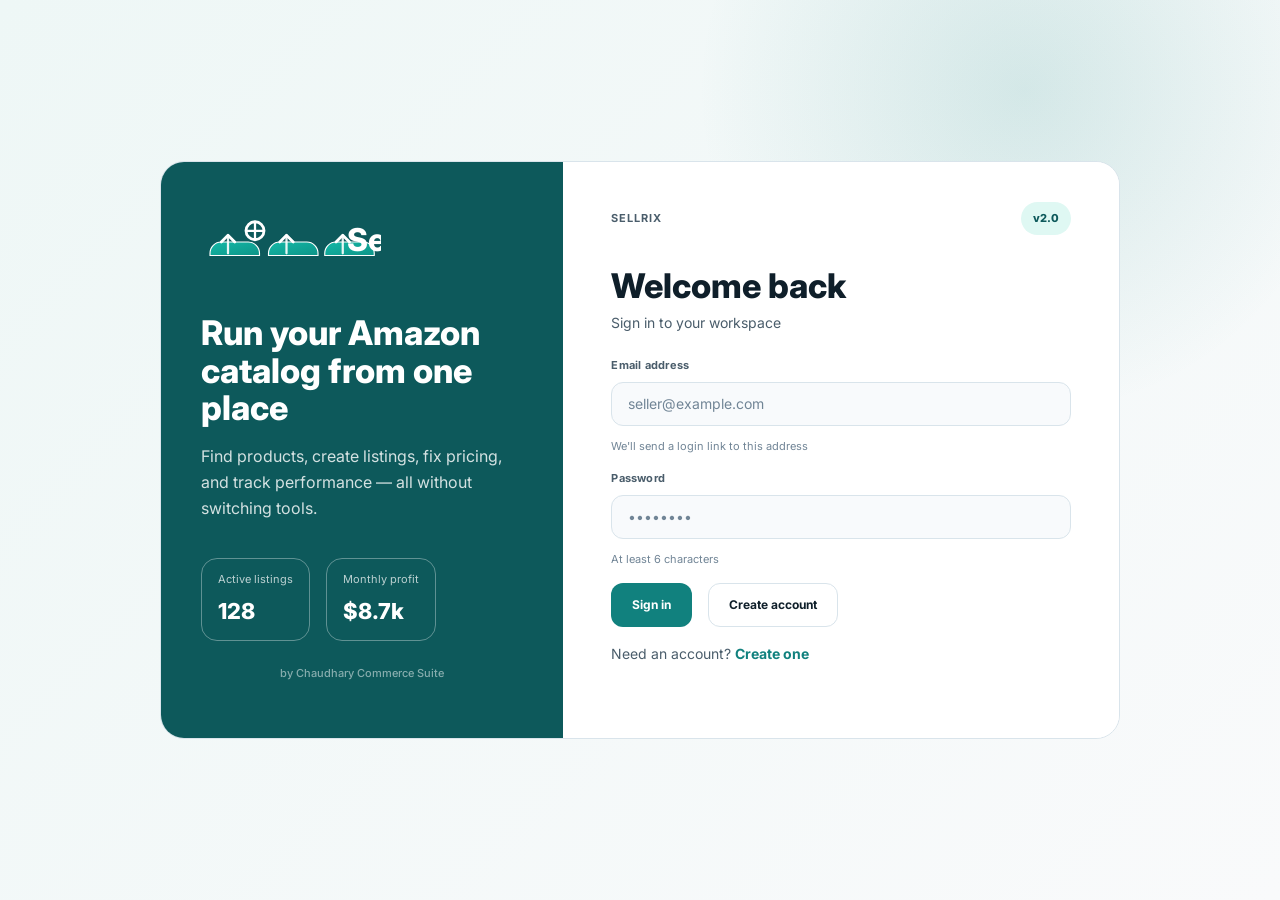
<file: index.html>
<!doctype html>
<html lang="en">
<head>
  <meta charset="UTF-8" />
  <meta name="viewport" content="width=device-width, initial-scale=1.0" />
  <meta name="description" content="Sellrix - Run your Amazon catalog from one place. Find products, create listings, fix pricing, and track performance." />
  <meta name="theme-color" content="#11817e" />
  <title>Sellrix</title>
  <link rel="preconnect" href="https://fonts.googleapis.com">
  <link rel="preconnect" href="https://fonts.gstatic.com" crossorigin>
  <link href="https://fonts.googleapis.com/css2?family=Inter:wght@400;500;600;700;800&family=JetBrains+Mono:wght@400;500;600&display=swap" rel="stylesheet">
  <link rel="stylesheet" href="/static/styles.css" />
  <link rel="icon" type="image/svg+xml" href="data:image/svg+xml,<svg xmlns='http://www.w3.org/2000/svg' viewBox='0 0 64 64' fill='none'><defs><linearGradient id='g' x1='0' y1='0' x2='1' y2='1'><stop offset='0%' stop-color='%2314b8a6'/><stop offset='100%' stop-color='%230d9488'/></linearGradient></defs><path d='M6 48C6 38.7 13.7 32 22 32H46C54.3 32 62 38.7 62 48V52H6V48Z' fill='url(%23g)'/><path d='M22 32L28 26L34 32' stroke='white' stroke-width='2.5' stroke-linecap='round' stroke-linejoin='round' fill='none'/><path d='M28 26V48' stroke='white' stroke-width='2' stroke-linecap='round' opacity='0.9'/><circle cx='50' cy='12' r='10' stroke='white' stroke-width='2.5'/><path d='M50 2V22M40 12H60' stroke='white' stroke-width='2' stroke-linecap='round'/></svg>">
  <link rel="apple-touch-icon" href="data:image/svg+xml,<svg xmlns='http://www.w3.org/2000/svg' viewBox='0 0 180 180' fill='none'><defs><linearGradient id='g' x1='0' y1='0' x2='1' y2='1'><stop offset='0%' stop-color='%2314b8a6'/><stop offset='100%' stop-color='%230d9488'/></linearGradient></defs><path d='M18 135C18 109.3 39.3 88 65 88H149C174.7 88 196 109.3 196 135V144H18V135Z' fill='url(%23g)'/><path d='M65 88L83 70L101 88' stroke='white' stroke-width='8' stroke-linecap='round' stroke-linejoin='round' fill='none'/><path d='M83 70V135' stroke='white' stroke-width='6' stroke-linecap='round' opacity='0.9'/><circle cx='150' cy='30' r='25' stroke='white' stroke-width='8'/><path d='M150 5V55M125 30H175' stroke='white' stroke-width='6' stroke-linecap='round'/></svg>">
</head>
<body>
  <div id="app"></div>
  <script src="/static/app.js"></script>
</body>
</html>
</file>
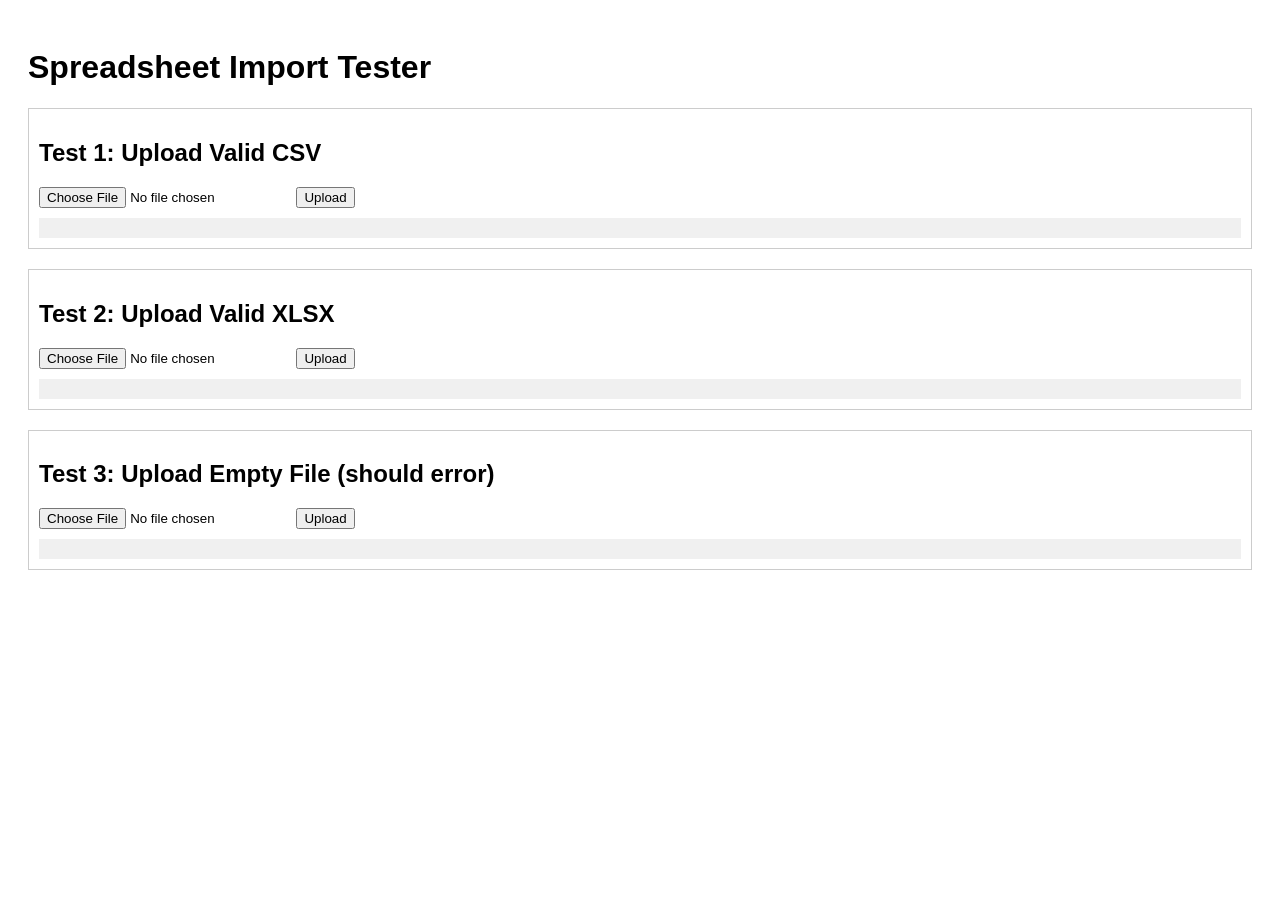
<file: static/test_import.html>
<!DOCTYPE html>
<html>
<head>
    <title>Bulk Import Test</title>
    <style>
        body { font-family: Arial; padding: 20px; }
        .test-section { margin: 20px 0; padding: 10px; border: 1px solid #ccc; }
        .results { margin-top: 10px; padding: 10px; background-color: #f0f0f0; }
        #progressBox { color: #000; font-weight: bold; margin: 10px 0; }
        .error { color: red; font-weight: bold; }
        .success { color: green; font-weight: bold; }
    </style>
</head>
<body>
    <h1>Spreadsheet Import Tester</h1>
    
    <div class="test-section">
        <h2>Test 1: Upload Valid CSV</h2>
        <input type="file" id="csvFile" accept=".csv" />
        <button onclick="testUpload('csvFile', 'progress1')">Upload</button>
        <div id="progress1" class="results"></div>
    </div>

    <div class="test-section">
        <h2>Test 2: Upload Valid XLSX</h2>
        <input type="file" id="xlsxFile" accept=".xlsx" />
        <button onclick="testUpload('xlsxFile', 'progress2')">Upload</button>
        <div id="progress2" class="results"></div>
    </div>

    <div class="test-section">
        <h2>Test 3: Upload Empty File (should error)</h2>
        <input type="file" id="emptyFile" />
        <button onclick="testUpload('emptyFile', 'progress3')">Upload</button>
        <div id="progress3" class="results"></div>
    </div>

    <script>
        async function testUpload(fileInputId, progressBoxId) {
            const fileInput = document.getElementById(fileInputId);
            const progressBox = document.getElementById(progressBoxId);
            const file = fileInput.files[0];

            if (!file) {
                progressBox.innerHTML = '<span class="error">Please select a file first</span>';
                return;
            }

            progressBox.innerHTML = 'Uploading...';

            try {
                const form = new FormData();
                form.append('file', file);
                
                const response = await fetch('http://127.0.0.1:8000/api/sourcing/import', {
                    method: 'POST',
                    body: form
                });
                
                const data = await response.json();
                
                if (!response.ok) {
                    progressBox.innerHTML = `<span class="error">Error: ${data.detail}</span>`;
                    return;
                }

                progressBox.innerHTML = `<span class="success">Import started (Job: ${data.job_id})</span><br>`;
                progressBox.innerHTML += `Total rows: ${data.total}`;

                // Poll for progress
                let pollCount = 0;
                const checkProgress = setInterval(async () => {
                    pollCount++;
                    try {
                        const progressResponse = await fetch('http://127.0.0.1:8000/api/sourcing/import/progress');
                        const progress = await progressResponse.json();

                        if (progress.running) {
                            progressBox.innerHTML = `<span class="success">Processing:</span> ${progress.done}/${progress.total} (${progress.success} success, ${progress.failed} failed)`;
                        } else {
                            clearInterval(checkProgress);
                            progressBox.innerHTML = `<span class="success">Complete:</span> ${progress.done}/${progress.total} (${progress.success} success, ${progress.failed} failed)`;
                        }
                    } catch (err) {
                        console.error('Progress check failed:', err);
                    }

                    if (pollCount > 50) clearInterval(checkProgress);
                }, 500);

            } catch (err) {
                progressBox.innerHTML = `<span class="error">Request failed: ${err.message}</span>`;
            }
        }
    </script>
</body>
</html>
</file>
<file: static/styles.css>
* {
  box-sizing: border-box;
}

:root {
  --font-sans: "Inter", -apple-system, BlinkMacSystemFont, "Segoe UI", Roboto, "Helvetica Neue", Arial, sans-serif;
  --font-mono: "JetBrains Mono", "SF Mono", "Fira Code", Menlo, Consolas, monospace;

  --space-0: 0;
  --space-1: 4px;
  --space-2: 8px;
  --space-3: 12px;
  --space-4: 16px;
  --space-5: 20px;
  --space-6: 24px;
  --space-7: 28px;
  --space-8: 32px;
  --space-9: 36px;
  --space-10: 40px;
  --space-12: 48px;
  --space-14: 56px;
  --space-16: 64px;
  --space-20: 80px;

  --radius-xs: 4px;
  --radius-sm: 8px;
  --radius-md: 12px;
  --radius-lg: 16px;
  --radius-xl: 20px;
  --radius-2xl: 24px;
  --radius-full: 9999px;

  --shadow-xs: 0 1px 2px rgba(20, 42, 53, 0.04);
  --shadow-sm: 0 2px 4px rgba(20, 42, 53, 0.06);
  --shadow-md: 0 8px 16px rgba(20, 42, 53, 0.08);
  --shadow-lg: 0 16px 32px rgba(20, 42, 53, 0.1);
  --shadow-xl: 0 24px 48px rgba(20, 42, 53, 0.12);
  --shadow-focus: 0 0 0 3px rgba(17, 129, 126, 0.18);

  --transition-fast: 120ms ease;
  --transition-base: 180ms ease;
  --transition-slow: 240ms ease;

  --text-xs: 11px;
  --text-sm: 12px;
  --text-base: 14px;
  --text-lg: 16px;
  --text-xl: 18px;
  --text-2xl: 22px;
  --text-3xl: 28px;
  --text-4xl: 34px;
  --text-5xl: 42px;

  --font-weight-normal: 400;
  --font-weight-medium: 500;
  --font-weight-semibold: 600;
  --font-weight-bold: 700;
  --font-weight-extrabold: 800;

  --line-height-tight: 1.1;
  --line-height-snug: 1.35;
  --line-height-normal: 1.5;
  --line-height-relaxed: 1.65;

  --color-bg-page: #f0f4f7;
  --color-bg-panel: #ffffff;
  --color-bg-elevated: #f8fafc;
  --color-bg-hover: #edf2f5;
  --color-bg-active: #e0e7ec;

  --color-text-primary: #0f1f2a;
  --color-text-secondary: #4a5d6b;
  --color-text-tertiary: #718596;
  --color-text-inverse: #ffffff;
  --color-text-link: #11817e;

  --color-border-light: #d9e4eb;
  --color-border-medium: #c5d4de;
  --color-border-focus: #11817e;

  --color-primary-50: #eefbf9;
  --color-primary-100: #dff8f3;
  --color-primary-200: #b8ebe1;
  --color-primary-300: #85d6c4;
  --color-primary-400: #4ab9a1;
  --color-primary-500: #11817e;
  --color-primary-600: #0d595b;
  --color-primary-700: #0a4245;
  --color-primary-800: #082f30;
  --color-primary-900: #062223;

  --color-success-50: #ecfdf3;
  --color-success-100: #d1fadf;
  --color-success-200: #a7f3c0;
  --color-success-300: #6ee7b7;
  --color-success-400: #34d399;
  --color-success-500: #10b981;
  --color-success-600: #059669;
  --color-success-700: #047857;
  --color-success-800: #065f46;
  --color-success-900: #064e3b;

  --color-warning-50: #fffbeb;
  --color-warning-100: #fef3c7;
  --color-warning-200: #fde68a;
  --color-warning-300: #fcd34d;
  --color-warning-400: #fbbf24;
  --color-warning-500: #f59e0b;
  --color-warning-600: #d97706;
  --color-warning-700: #b45309;
  --color-warning-800: #92400e;
  --color-warning-900: #78350f;

  --color-error-50: #fef2f2;
  --color-error-100: #fee2e2;
  --color-error-200: #fecaca;
  --color-error-300: #fca5a5;
  --color-error-400: #f87171;
  --color-error-500: #ef4444;
  --color-error-600: #dc2626;
  --color-error-700: #b91c1c;
  --color-error-800: #991b1b;
  --color-error-900: #7f1d1d;

  --color-primary: var(--color-primary-500);
  --color-primary-dark: var(--color-primary-600);
  --color-primary-soft: var(--color-primary-100);
  --color-success: var(--color-success-600);
  --color-success-soft: var(--color-success-100);
  --color-warning: var(--color-warning-600);
  --color-warning-soft: var(--color-warning-100);
  --color-error: var(--color-error-600);
  --color-error-soft: var(--color-error-100);

  --page-bg: var(--color-bg-page);
  --panel-bg: var(--color-bg-panel);
  --text: var(--color-text-primary);
  --muted: var(--color-text-secondary);
  --muted-light: var(--color-text-tertiary);
  --line: var(--color-border-light);
  --primary: var(--color-primary);
  --primary-dark: var(--color-primary-dark);
  --primary-soft: var(--color-primary-soft);
  --error: var(--color-error);
  --error-soft: var(--color-error-soft);
  --success: var(--color-success);
  --success-soft: var(--color-success-soft);
  --warning: var(--color-warning);
  --warning-soft: var(--color-warning-soft);
  --shadow: var(--shadow-md);
  --font: var(--font-sans);
}

body {
  margin: 0;
  color: var(--color-text-primary);
  background: var(--color-bg-page);
  font-family: var(--font-sans);
  font-size: var(--text-base);
  line-height: var(--line-height-normal);
  -webkit-font-smoothing: antialiased;
  -moz-osx-font-smoothing: grayscale;
}

button, input, select, textarea {
  font-family: inherit;
  font-size: inherit;
}

@media (prefers-reduced-motion: reduce) {
  *,
  *::before,
  *::after {
    animation-duration: 0.01ms !important;
    animation-iteration-count: 1 !important;
    transition-duration: 0.01ms !important;
    scroll-behavior: auto !important;
  }
}

::selection {
  background: var(--color-primary-200);
  color: var(--color-primary-800);
}

:focus-visible {
  outline: none;
  box-shadow: var(--shadow-focus);
  border-color: var(--color-border-focus);
}

.sr-only {
  position: absolute;
  width: 1px;
  height: 1px;
  padding: 0;
  margin: -1px;
  overflow: hidden;
  clip: rect(0, 0, 0, 0);
  white-space: nowrap;
  border: 0;
}

/* Sellrix Logo - Inline SVG */
.logo-svg {
  display: inline-flex;
  align-items: center;
  justify-content: center;
  flex-shrink: 0;
}

.logo-svg svg {
  display: block;
  width: 100%;
  height: 100%;
}

.logo-svg--sm { width: 28px; height: 28px; }
.logo-svg--md { width: 150px; height: 40px; }
.logo-svg--lg { width: 180px; height: 48px; }
.logo-svg--xl { width: 210px; height: 56px; }

.logo-svg .logo-mark { stroke: currentColor; }
.logo-svg .logo-text-svg { fill: currentColor; }

.logo-svg--primary { color: var(--color-primary); }
.logo-svg--white { color: white; }
.logo-svg--dark { color: var(--color-text-primary); }

.logo-with-text {
  display: inline-flex;
  align-items: center;
  gap: var(--space-3);
}

.logo-with-text .logo-text {
  font-size: var(--text-xl);
  font-weight: var(--font-weight-extrabold);
  letter-spacing: -0.02em;
  line-height: var(--line-height-tight);
  color: var(--color-text-primary);
}

.logo-with-text--white .logo-text { color: white; }
.logo-with-text--primary .logo-text { color: var(--color-primary); }

.sidebar .logo {
  display: flex;
  align-items: center;
  gap: var(--space-3);
  margin-bottom: var(--space-10);
  padding: 0 var(--space-2);
}

.sidebar .logo .logo-svg {
  width: 150px;
  height: 40px;
}

.sidebar .logo .logo-svg .logo-mark {
  stroke: white;
}

.sidebar .logo .logo-svg .logo-text-svg {
  fill: white;
}

.sidebar .logo-title {
  display: none;
}

.app {
  min-height: 100vh;
  display: flex;
}

.auth-page {
  min-height: 100vh;
  width: 100%;
  display: flex;
  align-items: center;
  justify-content: center;
  background:
    radial-gradient(circle at 80% 10%, rgba(17,129,126,0.14), transparent 25%),
    linear-gradient(135deg, #eef7f6 0%, #f9fafb 100%);
  padding: 24px;
}

.auth-card {
  width: min(100%, 960px);
  background: var(--panel-bg);
  border: 1px solid var(--line);
  border-radius: 24px;
  box-shadow: 0 24px 80px var(--shadow);
  display: flex;
  overflow: hidden;
}

.auth-brand {
  background: var(--primary-dark);
  color: white;
  width: 42%;
  padding: 56px 40px;
  display: flex;
  flex-direction: column;
  justify-content: space-between;
}

.brand-logo {
  display: flex;
  align-items: center;
  gap: var(--space-3);
}

.brand-logo .logo-svg {
  width: 180px;
  height: 48px;
}

.brand-logo .logo-svg .logo-mark {
  stroke: white;
}

.brand-logo .logo-svg .logo-text-svg {
  fill: white;
}

.brand-logo .logo-text {
  display: none;
}

.auth-brand .brand-copy h1 {
  font-size: var(--text-4xl);
  line-height: var(--line-height-tight);
  font-weight: var(--font-weight-extrabold);
  margin: var(--space-12) 0 var(--space-4);
}

.auth-brand .brand-copy p {
  color: rgba(255,255,255,0.82);
  font-size: var(--text-lg);
  line-height: var(--line-height-relaxed);
}

.brand-stats {
  display: flex;
  gap: var(--space-4);
  flex-wrap: wrap;
  margin-top: var(--space-9);
}

.brand-stats .stat {
  border: 1px solid rgba(255,255,255,0.34);
  padding: var(--space-3) var(--space-4);
  border-radius: var(--radius-lg);
}

.brand-stats small {
  display: block;
  color: rgba(255,255,255,0.72);
  font-size: var(--text-xs);
}

.brand-stats b {
  display: block;
  margin-top: var(--space-2);
  font-size: var(--text-2xl);
  font-weight: var(--font-weight-extrabold);
}

.brand-credit {
  margin-top: var(--space-6);
  font-size: var(--text-xs);
  color: rgba(255,255,255,0.5);
  font-weight: var(--font-weight-medium);
  text-align: center;
}

.auth-form-panel {
  width: 58%;
  padding: var(--space-10) var(--space-12);
  background: var(--color-bg-panel);
}

.auth-form-panel .top {
  display: flex;
  align-items: center;
  justify-content: space-between;
}

.auth-form-panel .top .small-label {
  color: var(--muted);
  font-size: var(--text-xs);
  font-weight: var(--font-weight-bold);
  letter-spacing: 0.08em;
  text-transform: uppercase;
}

.auth-form-panel .top .pill {
  background: var(--primary-soft);
  color: var(--primary-dark);
  padding: var(--space-2) var(--space-3);
  border-radius: var(--radius-full);
  font-weight: var(--font-weight-extrabold);
  font-size: var(--text-xs);
}

.auth-form-panel h2 {
  font-size: var(--text-4xl);
  font-weight: var(--font-weight-extrabold);
  line-height: var(--line-height-tight);
  margin: var(--space-8) 0 var(--space-2);
}

.auth-form-panel .sub {
  color: var(--muted);
  font-size: var(--text-base);
  line-height: var(--line-height-normal);
}

.auth-form {
  margin-top: 24px;
}

.form-grid {
  display: grid;
  gap: 16px;
}

.form-row {
  display: flex;
  gap: var(--space-4);
  flex-wrap: wrap;
}

.form-field {
  display: flex;
  flex-direction: column;
  gap: var(--space-2);
  width: 100%;
  min-width: 0;
  flex: 1 1 240px;
}

.form-field label {
  color: var(--muted);
  font-size: var(--text-xs);
  font-weight: var(--font-weight-bold);
  letter-spacing: 0.02em;
}

.form-field input,
.form-field select,
.form-field textarea {
  height: 44px;
  background: var(--color-bg-elevated);
  border: 1px solid var(--color-border-light);
  border-radius: var(--radius-md);
  padding: 0 var(--space-4);
  font-size: var(--text-base);
  color: var(--color-text-primary);
  transition: border-color var(--transition-fast), box-shadow var(--transition-fast), background-color var(--transition-fast);
  width: 100%;
}

.form-field input:focus,
.form-field select:focus,
.form-field textarea:focus {
  border-color: var(--color-border-focus);
  box-shadow: var(--shadow-focus);
  background: var(--color-bg-panel);
  outline: none;
}

.form-field input::placeholder,
.form-field textarea::placeholder {
  color: var(--color-text-tertiary);
}

.form-field input[disabled],
.form-field select[disabled],
.form-field textarea[disabled] {
  opacity: 0.5;
  cursor: not-allowed;
}

.form-field input.error,
.form-field select.error,
.form-field textarea.error {
  border-color: var(--color-error);
}

.form-field input.error:focus,
.form-field select.error:focus,
.form-field textarea.error:focus {
  box-shadow: 0 0 0 3px var(--color-error-100);
}

.form-actions {
  margin-top: var(--space-4);
  display: flex;
  align-items: center;
  gap: var(--space-4);
  flex-wrap: wrap;
}

.btn {
  border-radius: var(--radius-md);
  padding: var(--space-2) var(--space-5);
  font-size: var(--text-sm);
  font-weight: var(--font-weight-bold);
  cursor: pointer;
  border: 1px solid transparent;
  background: var(--color-primary);
  color: var(--color-text-inverse);
  transition: background-color var(--transition-base), border-color var(--transition-base), transform var(--transition-fast), box-shadow var(--transition-fast);
  min-height: 44px;
  display: inline-flex;
  align-items: center;
  justify-content: center;
  text-align: center;
  line-height: 1.3;
  gap: var(--space-2);
  white-space: nowrap;
  flex-shrink: 0;
}

.btn:hover:not(:disabled) {
  background: var(--color-primary-600);
}

.btn:active:not(:disabled) {
  transform: scale(0.98);
}

.btn:disabled {
  opacity: 0.5;
  cursor: not-allowed;
}

.btn-primary {
  background: var(--color-primary);
  border-color: var(--color-primary);
  color: var(--color-text-inverse);
}

.btn-primary:hover:not(:disabled) {
  background: var(--color-primary-600);
  border-color: var(--color-primary-600);
}

.btn-secondary {
  background: var(--color-bg-panel);
  border-color: var(--color-border-light);
  color: var(--color-text-primary);
}

.btn-secondary:hover:not(:disabled) {
  background: var(--color-bg-hover);
  border-color: var(--color-border-medium);
}

.btn-tertiary {
  background: transparent;
  border-color: transparent;
  color: var(--color-text-link);
}

.btn-tertiary:hover:not(:disabled) {
  background: var(--color-primary-50);
  color: var(--color-primary-600);
}

.btn-danger {
  background: var(--color-error);
  border-color: var(--color-error);
  color: var(--color-text-inverse);
}

.btn-danger:hover:not(:disabled) {
  background: var(--color-error-600);
  border-color: var(--color-error-600);
}

.btn-sm {
  padding: var(--space-1) var(--space-4);
  font-size: var(--text-xs);
  min-height: 36px;
}

.btn-lg {
  padding: var(--space-3) var(--space-6);
  font-size: var(--text-base);
  min-height: 48px;
}

.muted-link {
  color: var(--color-text-link);
  font-weight: var(--font-weight-bold);
  font-size: var(--text-base);
  cursor: pointer;
  text-decoration: none;
}

.muted-link:hover {
  text-decoration: underline;
}

.auth-toggle {
  margin-top: var(--space-4);
  font-size: var(--text-base);
  color: var(--muted);
}

.form-error {
  min-height: 24px;
  color: var(--color-error);
  font-size: var(--text-sm);
  font-weight: var(--font-weight-bold);
  background: var(--color-error-50);
  border: 1px solid var(--color-error-200);
  padding: var(--space-2) var(--space-3);
  border-radius: var(--radius-md);
  display: none;
}

.form-error.visible {
  display: block;
  animation: slideDown var(--transition-base);
}

.field-hint {
  font-size: var(--text-xs);
  color: var(--color-text-tertiary);
  margin-top: var(--space-1);
}

.required-mark {
  color: var(--color-error);
  margin-left: 2px;
}

.app-shell {
  min-height: 100vh;
  width: 100%;
  display: flex;
}

.sidebar {
  width: 280px;
  background: var(--color-text-primary);
  color: var(--color-text-inverse);
  padding: var(--space-7) var(--space-5);
  flex-shrink: 0;
  border-right: 1px solid var(--color-border-light);
}

.sidebar .logo {
  display: flex;
  align-items: center;
  gap: var(--space-3);
  margin-bottom: var(--space-10);
  padding: 0 var(--space-2);
}

.sidebar .logo .logo-svg {
  width: 40px;
  height: 40px;
}

.sidebar .logo .logo-svg .logo-mark {
  fill: white;
}

.sidebar .logo-title {
  font-size: var(--text-xl);
  font-weight: var(--font-weight-extrabold);
  letter-spacing: -0.02em;
  line-height: var(--line-height-tight);
  color: white;
}

.nav-group-title {
  color: rgba(255,255,255,0.55);
  font-size: var(--text-xs);
  font-weight: var(--font-weight-bold);
  text-transform: uppercase;
  letter-spacing: 0.12em;
  margin: var(--space-8) 0 var(--space-3);
  padding: 0 var(--space-2);
}

.nav-item {
  color: rgba(255,255,255,0.75);
  padding: var(--space-3) var(--space-3);
  border-radius: var(--radius-md);
  display: flex;
  align-items: center;
  gap: var(--space-3);
  font-size: var(--text-sm);
  font-weight: var(--font-weight-semibold);
  margin-bottom: var(--space-1);
  cursor: pointer;
  transition: background-color var(--transition-fast), color var(--transition-fast);
}

.nav-item:hover {
  background: rgba(255,255,255,0.1);
  color: var(--color-text-inverse);
}

.nav-item.active {
  background: var(--color-primary);
  color: var(--color-text-inverse);
}

.nav-item.active .icon {
  background: rgba(255,255,255,0.2);
}

.nav-item .icon {
  width: 36px;
  height: 36px;
  display: flex;
  align-items: center;
  justify-content: center;
  border-radius: var(--radius-sm);
  background: rgba(255,255,255,0.08);
  flex-shrink: 0;
}

.sidebar-footer {
  margin-top: var(--space-10);
  padding-top: var(--space-5);
  border-top: 1px solid rgba(255,255,255,0.1);
}

.sidebar-credit {
  margin-top: var(--space-5);
  padding-top: var(--space-4);
  border-top: 1px solid rgba(255,255,255,0.1);
  font-size: var(--text-xs);
  color: rgba(255,255,255,0.4);
  font-weight: var(--font-weight-medium);
  text-align: center;
}

.main {
  flex: 1;
  background: var(--color-bg-page);
  min-width: 0;
}

.page-wrap {
  width: 100%;
}

.page-heading {
  display: flex;
  align-items: flex-start;
  justify-content: space-between;
  gap: var(--space-4);
  margin-bottom: var(--space-4);
  flex-wrap: wrap;
}

.page-heading h1 {
  font-size: var(--text-3xl);
  font-weight: var(--font-weight-extrabold);
  letter-spacing: -0.02em;
  line-height: var(--line-height-tight);
  margin: 0;
}

.eyebrow {
  color: var(--color-primary);
  font-size: var(--text-xs);
  font-weight: var(--font-weight-bold);
  letter-spacing: 0.1em;
  text-transform: uppercase;
  display: block;
  margin-bottom: var(--space-1);
}

.page-actions {
  display: flex;
  align-items: center;
  gap: var(--space-2);
  flex-wrap: wrap;
}

.btn.small-padded,
.btn-sm {
  padding: var(--space-1) var(--space-4);
  font-size: var(--text-xs);
  min-height: 36px;
}

.panel-grid.two {
  display: grid;
  grid-template-columns: repeat(auto-fit, minmax(300px, 1fr));
  gap: var(--space-5);
}

.panel-grid.two .panel {
  min-width: 0;
}

.main-panel {
  min-width: 0;
}

.source-form {
  margin-top: var(--space-5);
}

.queue-list {
  display: flex;
  flex-direction: column;
  gap: 14px;
}

.queue-row {
  border: 1px solid var(--line);
  border-radius: 14px;
  padding: 14px;
  display: flex;
  justify-content: space-between;
  align-items: center;
}

.queue-title {
  font-weight: 800;
}

.queue-meta {
  color: var(--muted);
  font-size: 12px;
  margin-top: 7px;
}

.tabs {
  display: flex;
  gap: 8px;
  flex-wrap: wrap;
  margin-bottom: 12px;
}

.tab {
  height: 38px;
  padding: 0 16px;
  background: #fff;
  color: var(--muted);
  border: 1px solid var(--line);
  border-radius: 12px;
  font-size: 12px;
  font-weight: 800;
  cursor: pointer;
}

.tab.active {
  background: var(--primary);
  color: white;
  border-color: var(--primary);
}

/* Method tabs - stronger visual separation for sourcing page */
.method-tabs {
  display: flex;
  gap: 12px;
  flex-wrap: wrap;
  margin-bottom: 20px;
}

.method-tab {
  display: flex;
  flex-direction: column;
  align-items: flex-start;
  gap: 6px;
  padding: 16px 20px;
  background: #fff;
  color: var(--text);
  border: 2px solid var(--line);
  border-radius: 14px;
  font-size: 13px;
  font-weight: 700;
  cursor: pointer;
  min-width: 220px;
  transition: all 180ms ease;
  position: relative;
}

.method-tab:hover {
  border-color: var(--primary);
  background: var(--primary-soft);
}

.method-tab.active {
  border-color: var(--primary);
  background: var(--primary-soft);
  box-shadow: 0 0 0 3px rgba(17,129,126,0.12);
}

.method-tab-icon {
  font-size: 20px;
  line-height: 1;
}

.method-tab-label {
  font-size: 14px;
  font-weight: 800;
  color: var(--text);
}

.method-tab.active .method-tab-label {
  color: var(--primary-dark);
}

.method-tab-desc {
  font-size: 12px;
  font-weight: 400;
  color: var(--muted);
  margin-top: 2px;
}

.method-tab.active .method-tab-desc {
  color: var(--primary-dark);
  opacity: 0.85;
}

.queue-panel {
  display: flex;
  flex-direction: column;
}

.queue-panel .queue-list {
  flex: 1;
  overflow-y: auto;
}

@media (max-width: 900px) {
  .method-tabs {
    flex-direction: column;
  }
  
  .method-tab {
    min-width: 0;
    width: 100%;
  }
}

.listing-table th,
.listing-table td {
  white-space: nowrap;
}

.thumbnail {
  display: inline-flex;
  align-items: center;
  justify-content: center;
  width: 42px;
  height: 42px;
  border-radius: 10px;
  background: var(--primary-soft);
  color: var(--primary-dark);
  font-weight: 800;
}

.detail-layout {
  display: grid;
  grid-template-columns: minmax(280px, 310px) 1fr;
  gap: 20px;
}

.detail-sidebar {
  min-height: 420px;
}

.detail-preview-panel {
  border-top: 1px solid var(--line);
  margin-top: 24px;
  padding-top: 16px;
  display: block;
  background: var(--panel-bg, #fff);
  border-radius: 14px;
}

.detail-preview-panel .panel-title {
  font-size: 16px;
  font-weight: 900;
  color: var(--primary-dark);
  margin-bottom: 12px;
}

.preview-progress-wrap {
  border: 1px solid var(--line);
  border-radius: 12px;
  padding: 14px;
  background: var(--primary-soft);
}

.preview-progress {
  font-weight: 900;
  color: var(--primary-dark);
}

.preview-summary {
  margin-top: 10px;
  color: var(--muted);
  font-size: 13px;
}

.preview-grid {
  display: grid;
  grid-template-columns: repeat(auto-fit, minmax(200px, 1fr));
  gap: 14px;
  margin-top: 16px;
}

.preview-grid-three {
  grid-template-columns: repeat(auto-fit, minmax(180px, 1fr));
}

.preview-column {
  border: 1px solid var(--line);
  border-radius: 12px;
  padding: 14px;
  background: #fff;
}

.preview-column-title {
  font-size: 12px;
  font-weight: 900;
  color: var(--primary-dark);
  text-transform: uppercase;
  letter-spacing: 0.08em;
}

.danger-title {
  color: var(--warning);
}

.preview-list {
  margin: 12px 0 0 20px;
  padding: 0;
  color: var(--text);
}

.preview-list li {
  margin-bottom: 8px;
  font-size: 13px;
}

.preview-action-row {
  display: flex;
  justify-content: flex-start;
  gap: 10px;
  margin-top: 14px;
}

.listing-image.big-image {
  height: 180px;
  width: 180px;
  border-radius: 16px;
  margin: 10px auto 20px;
  background: var(--primary-soft);
  border: 1px dashed var(--primary);
  color: var(--primary-dark);
  font-size: 22px;
  font-weight: 800;
  display: flex;
  align-items: center;
  justify-content: center;
  text-align: center;
}

.detail-meta {
  border-top: 1px solid var(--line);
  padding-top: 16px;
}

.detail-title {
  font-size: 22px;
  font-weight: 800;
}

.detail-id {
  color: var(--muted);
  font-size: 12px;
  margin-top: 12px;
}

.compact-status {
  display: flex;
  gap: 8px;
  flex-wrap: wrap;
  margin-top: 16px;
}

.detail-actions {
  display: flex;
  flex-wrap: wrap;
  gap: 10px;
  margin-top: 26px;
}

.detail-content {
  padding: 16px 0;
}

.image-studio-grid {
  display: grid;
  grid-template-columns: minmax(280px, 0.8fr) minmax(320px, 1.2fr);
  gap: 20px;
}

.image-preview-panel {
  min-width: 0;
}

.image-preview.big-image-studio {
  min-height: 260px;
  border-radius: 16px;
  border: 1px dashed var(--primary);
  background: var(--primary-soft);
  color: var(--primary-dark);
  display: flex;
  align-items: center;
  justify-content: center;
  text-align: center;
  font-size: 28px;
  font-weight: 800;
}

.fidelity-row {
  display: flex;
  align-items: center;
  gap: 14px;
  margin-top: 16px;
}

.label-line {
  font-size: 12px;
  font-weight: 800;
  color: var(--muted);
  text-transform: uppercase;
}

.slider {
  width: 150px;
}

.slider-value {
  font-weight: 800;
  color: var(--primary);
}

.standing textarea {
  min-height: 80px;
}

.segmented {
  display: flex;
  gap: 8px;
  flex-wrap: wrap;
}

.segmented .btn {
  height: 36px;
  font-size: 12px;
}

.segmented .btn.active {
  background: var(--primary);
  color: white;
}

.ai-panel {
  margin-top: 24px;
  border-top: 1px solid var(--line);
  padding-top: 16px;
}

.ai-panel-title {
  font-size: 18px;
  font-weight: 900;
  color: var(--primary-dark);
  margin-bottom: 12px;
}

.ai-preview-grid {
  display: grid;
  gap: 14px;
}

.ai-preview-grid .form-field {
  width: 100%;
}

.ai-preview-grid textarea {
  min-height: 92px;
  background: #f8fafb;
  border: 1px solid var(--line);
  border-radius: 12px;
  padding: 12px;
  resize: vertical;
  color: var(--text);
  font-family: inherit;
}

.ai-preview-grid .title-area {
  min-height: 56px;
}

.ai-preview-grid .desc-area {
  min-height: 120px;
}

.detail-section {
  display: flex;
  flex-direction: column;
  gap: 14px;
}

.detail-row {
  display: flex;
  align-items: center;
  border-bottom: 1px solid var(--line);
  padding-bottom: 12px;
}

.detail-row .detail-label {
  width: 180px;
  color: var(--muted);
  font-size: 12px;
  font-weight: 800;
  text-transform: uppercase;
}

.detail-row .detail-value {
  flex: 1;
  font-size: 14px;
}

.compliance-panel {
  border-top: 1px solid var(--line);
  margin-top: 18px;
  padding-top: 16px;
}

.compliance-panel h4 {
  margin: 0 0 14px;
}

.check-list {
  display: flex;
  flex-direction: column;
  gap: 12px;
}

.check-row {
  display: flex;
  align-items: center;
  gap: 10px;
}

.check-status {
  width: 24px;
  height: 24px;
  border-radius: 50%;
  display: flex;
  align-items: center;
  justify-content: center;
  font-weight: 900;
}

.check-status.ok {
  color: var(--success);
  background: var(--success-soft);
}

.check-status.warn {
  color: var(--warning);
  background: var(--warning-soft);
}

.analytics-grid {
  grid-template-columns: repeat(auto-fit, minmax(160px, 1fr));
}

.health-list {
  display: flex;
  flex-direction: column;
  gap: 20px;
  margin-top: 30px;
}

.health-row {
  display: flex;
  align-items: center;
  gap: 14px;
}

.health-label {
  width: 120px;
  color: var(--muted);
  font-size: 12px;
  font-weight: 800;
}

.health-number {
  font-weight: 900;
}

.health-meter {
  height: 8px;
  width: 150px;
  background: var(--line);
  border-radius: 99px;
  overflow: hidden;
}

.meter-fill {
  display: block;
  height: 100%;
  border-radius: inherit;
  background: var(--primary);
}

.meter-fill.green {
  background: var(--success);
}

.meter-fill.orange {
  background: var(--warning);
}

.tree {
  font-size: 14px;
}

.tree-item {
  padding: 10px 0;
  font-weight: 700;
  color: var(--text);
}

.tree-indent {
  margin-left: 20px;
  padding-left: 14px;
  border-left: 1px solid var(--line);
}

.tree-icon {
  color: var(--primary);
  margin-right: 8px;
}

.category-list {
  display: flex;
  flex-direction: column;
  gap: 10px;
}

.category-row {
  border-bottom: 1px solid var(--line);
  padding: 12px 0;
  display: flex;
  justify-content: space-between;
  align-items: center;
}

.category-row span {
  font-weight: 800;
}

.category-row b {
  color: var(--primary);
}

.repricer-products {
  display: flex;
  flex-direction: column;
  gap: 20px;
}

.repricer-product {
  overflow: hidden;
}

.repricer-product .panel-title {
  font-size: 24px;
}

.repricer-product-head {
  display: flex;
  flex-wrap: wrap;
  align-items: center;
  gap: 20px;
  margin-bottom: 16px;
  padding-bottom: 14px;
  border-bottom: 1px solid var(--line);
}

.repricer-product-head .detail-label {
  display: block;
  color: var(--muted);
  font-size: 11px;
  font-weight: 800;
  text-transform: uppercase;
  letter-spacing: 0.12em;
}

.repricer-product-head .detail-value {
  font-size: 16px;
  font-weight: 900;
  color: var(--primary-dark);
}

.source-active-label {
  color: var(--primary-dark);
  font-size: 14px;
  font-weight: 900;
}

.repricer-sources {
  display: grid;
  grid-template-columns: repeat(auto-fit, minmax(180px, 1fr));
  gap: 14px;
}

.source-card {
  background: #f8fafb;
  border: 1px solid var(--line);
  border-radius: 14px;
  padding: 16px;
}

.source-card.active-source {
  border-color: var(--primary);
  background: var(--primary-soft);
  box-shadow: 0 0 0 2px rgba(17,129,126,0.08);
}

.source-card.out {
  border-color: var(--error-soft);
  opacity: 0.84;
}

.source-card-top {
  display: flex;
  justify-content: space-between;
  align-items: center;
  gap: 8px;
}

.source-label {
  font-size: 14px;
  font-weight: 900;
}

.source-price {
  font-size: 26px;
  font-weight: 900;
  color: var(--text);
  margin: 14px 0 10px;
}

.source-link {
  font-size: 11px;
  white-space: nowrap;
  overflow: hidden;
  text-overflow: ellipsis;
}

.source-link a {
  color: var(--primary);
  text-decoration: none;
}

.source-meta {
  color: var(--muted);
  font-size: 11px;
  margin-top: 12px;
}

.repricer-edge {
  margin-top: 14px;
  color: var(--muted);
  font-size: 12px;
  font-weight: 800;
}

.repricer-actions {
  margin-top: 14px;
}

.rule-panel {
  margin-bottom: 16px;
}

.repricer-rule-grid {
  display: grid;
  grid-template-columns: repeat(auto-fit, minmax(150px, 1fr));
  gap: 16px;
  align-items: end;
}

.repricer-rule-grid .form-field input,
.repricer-rule-grid .form-field select {
  height: 44px;
}

.topbar {
  height: 68px;
  background: var(--color-bg-panel);
  border-bottom: 1px solid var(--color-border-light);
  display: flex;
  align-items: center;
  justify-content: space-between;
  padding: 0 var(--space-8);
  position: sticky;
  top: 0;
  z-index: 100;
}

.topbar-left {
  display: flex;
  align-items: center;
  gap: var(--space-4);
}

.page-title {
  font-size: var(--text-2xl);
  font-weight: var(--font-weight-extrabold);
  letter-spacing: -0.02em;
  line-height: var(--line-height-tight);
}

.workspace-switcher {
  display: flex;
  align-items: center;
  gap: var(--space-2);
  background: var(--color-primary-50);
  border: 1px solid var(--color-border-light);
  padding: var(--space-2) var(--space-3);
  border-radius: var(--radius-md);
  color: var(--color-primary-700);
  font-size: var(--text-sm);
  font-weight: var(--font-weight-bold);
}

.topbar-right {
  display: flex;
  align-items: center;
  gap: var(--space-4);
}

.searchbox {
  height: 40px;
  min-width: 280px;
  background: var(--color-bg-elevated);
  border: 1px solid var(--color-border-light);
  border-radius: var(--radius-md);
  padding: 0 var(--space-4);
  font-size: var(--text-sm);
  color: var(--color-text-primary);
  transition: border-color var(--transition-fast), box-shadow var(--transition-fast);
}

.searchbox:focus {
  outline: none;
  border-color: var(--color-border-focus);
  box-shadow: var(--shadow-focus);
  background: var(--color-bg-panel);
}

.searchbox::placeholder {
  color: var(--color-text-tertiary);
}

.user-menu {
  display: flex;
  align-items: center;
  gap: var(--space-3);
  padding: var(--space-2) var(--space-3);
  border-radius: var(--radius-md);
  background: var(--color-bg-elevated);
  border: 1px solid var(--color-border-light);
  font-weight: var(--font-weight-bold);
  color: var(--color-text-primary);
  font-size: var(--text-sm);
}

.content {
  padding: var(--space-6) var(--space-8);
}

.dashboard-grid {
  display: grid;
  grid-template-columns: repeat(auto-fit, minmax(200px, 1fr));
  gap: var(--space-5);
}

.kpi-card {
  background: var(--color-bg-panel);
  border-radius: var(--radius-xl);
  padding: var(--space-6);
  border: 1px solid var(--color-border-light);
  box-shadow: var(--shadow-sm);
  transition: box-shadow var(--transition-base), transform var(--transition-base);
}

.kpi-card:hover {
  box-shadow: var(--shadow-md);
  transform: translateY(-1px);
}

.kpi-card .label {
  color: var(--color-text-tertiary);
  font-size: var(--text-xs);
  font-weight: var(--font-weight-bold);
  text-transform: uppercase;
  letter-spacing: 0.06em;
}

.kpi-card .value {
  margin-top: var(--space-3);
  font-size: var(--text-4xl);
  font-weight: var(--font-weight-extrabold);
  line-height: var(--line-height-tight);
  color: var(--color-text-primary);
}

.kpi-card .trend {
  margin-top: var(--space-2);
  font-size: var(--text-xs);
  font-weight: var(--font-weight-bold);
}

.trend.positive {
  color: var(--color-success);
}

.trend.warning {
  color: var(--color-warning);
}

.panel {
  background: var(--color-bg-panel);
  border: 1px solid var(--color-border-light);
  border-radius: var(--radius-xl);
  padding: var(--space-6);
  box-shadow: var(--shadow-sm);
}

.panel-title {
  font-size: var(--text-xl);
  font-weight: var(--font-weight-extrabold);
  margin-bottom: var(--space-5);
  color: var(--color-text-primary);
  line-height: var(--line-height-snug);
}

.table {
  width: 100%;
  border-collapse: collapse;
  font-size: var(--text-sm);
}

.table th {
  text-align: left;
  font-size: var(--text-xs);
  font-weight: var(--font-weight-bold);
  color: var(--color-text-tertiary);
  letter-spacing: 0.06em;
  text-transform: uppercase;
  border-bottom: 1px solid var(--color-border-light);
  padding: var(--space-3) var(--space-4);
  white-space: nowrap;
}

.table td {
  font-size: var(--text-sm);
  padding: var(--space-3) var(--space-4);
  border-bottom: 1px solid var(--color-border-light);
  color: var(--color-text-primary);
  vertical-align: middle;
}

.table tbody tr {
  transition: background-color var(--transition-fast);
}

.table tbody tr:hover {
  background: var(--color-bg-hover);
}

.table tbody tr:last-child td {
  border-bottom: none;
}

.badge {
  display: inline-flex;
  align-items: center;
  gap: var(--space-1);
  padding: var(--space-1) var(--space-3);
  border-radius: var(--radius-full);
  font-size: var(--text-xs);
  font-weight: var(--font-weight-bold);
  line-height: 1;
  white-space: nowrap;
}

.badge-primary {
  background: var(--color-primary-100);
  color: var(--color-primary-700);
}

.badge-success {
  background: var(--color-success-100);
  color: var(--color-success-700);
}

.badge-warning {
  background: var(--color-warning-100);
  color: var(--color-warning-700);
}

.badge-error {
  background: var(--color-error-100);
  color: var(--color-error-700);
}

.badge-neutral {
  background: var(--color-bg-hover);
  color: var(--color-text-secondary);
}

.badge-draft { background: var(--color-warning-100); color: var(--color-warning-700); }
.badge-live { background: var(--color-success-100); color: var(--color-success-700); }
.badge-review { background: var(--color-warning-100); color: var(--color-warning-700); }
.badge-error { background: var(--color-error-100); color: var(--color-error-700); }

.panel-grid.two {
  margin-top: var(--space-4);
}

.mt-20 { margin-top: var(--space-5); }

@media (max-width: 900px) {
  .auth-card { flex-direction: column; }
  .auth-brand, .auth-form-panel { width: 100%; }
  .dashboard-grid { grid-template-columns: repeat(2, minmax(160px, 1fr)); }
  .app-shell { flex-direction: column; }
  .sidebar { width: 100%; }
  .panel-grid.two, .detail-layout { grid-template-columns: 1fr; }
  .dashboard-grid.analytics-grid { grid-template-columns: 1fr; }
}

/* Chat Widget Styles */
.chat-widget {
  position: fixed;
  bottom: 24px;
  right: 24px;
  font-family: var(--font);
  z-index: 9999;
}

.chat-toggle {
  width: 56px;
  height: 56px;
  border-radius: 50%;
  background: var(--primary);
  border: none;
  cursor: pointer;
  display: flex;
  align-items: center;
  justify-content: center;
  font-size: 28px;
  box-shadow: 0 4px 12px rgba(20, 42, 53, 0.2);
  transition: all 0.3s ease;
}

.chat-toggle:hover {
  background: var(--primary-dark);
  transform: scale(1.1);
  box-shadow: 0 6px 16px rgba(20, 42, 53, 0.3);
}

.chat-icon {
  display: inline-block;
}

.chat-modal {
  position: absolute;
  bottom: 80px;
  right: 0;
  width: 380px;
  height: 500px;
  background: var(--panel-bg);
  border-radius: 12px;
  box-shadow: 0 8px 24px rgba(20, 42, 53, 0.2);
  display: flex;
  flex-direction: column;
  border: 1px solid var(--line);
  overflow: hidden;
}

.chat-header {
  background: var(--primary);
  color: white;
  padding: 16px;
  display: flex;
  justify-content: space-between;
  align-items: center;
  font-weight: 600;
  border-bottom: 1px solid var(--line);
}

.chat-close {
  background: none;
  border: none;
  color: white;
  font-size: 20px;
  cursor: pointer;
  padding: 0;
  width: 24px;
  height: 24px;
  display: flex;
  align-items: center;
  justify-content: center;
}

.chat-close:hover {
  opacity: 0.8;
}

.chat-messages {
  flex: 1;
  overflow-y: auto;
  padding: 16px;
  display: flex;
  flex-direction: column;
  gap: 12px;
}

.chat-message {
  display: flex;
  gap: 8px;
  margin-bottom: 4px;
}

.chat-message.user {
  justify-content: flex-end;
}

.chat-message.assistant {
  justify-content: flex-start;
}

.chat-bubble {
  max-width: 85%;
  padding: 10px 14px;
  border-radius: 12px;
  font-size: 13px;
  line-height: 1.4;
  word-wrap: break-word;
}

.chat-message.user .chat-bubble {
  background: var(--primary);
  color: white;
  border-bottom-right-radius: 4px;
}

.chat-message.assistant .chat-bubble {
  background: var(--page-bg);
  color: var(--text);
  border-bottom-left-radius: 4px;
  border: 1px solid var(--line);
}

.chat-input-area {
  display: flex;
  gap: 8px;
  padding: 12px;
  border-top: 1px solid var(--line);
  background: var(--panel-bg);
}

.chat-input {
  flex: 1;
  border: 1px solid var(--line);
  border-radius: 8px;
  padding: 8px 12px;
  font-size: 13px;
  font-family: inherit;
  color: var(--text);
}

.chat-input:focus {
  outline: none;
  border-color: var(--primary);
  box-shadow: 0 0 0 2px var(--primary-soft);
}

.chat-send {
  background: var(--primary);
  color: white;
  border: none;
  border-radius: 8px;
  padding: 8px 16px;
  font-size: 13px;
  font-weight: 600;
  cursor: pointer;
  transition: background 0.2s ease;
}

.chat-send:hover {
  background: var(--primary-dark);
}

.chat-send:disabled {
  background: var(--muted-light);
  cursor: not-allowed;
}

.chat-loading {
  display: flex;
  gap: 4px;
  align-items: center;
}

.chat-loading span {
  width: 6px;
  height: 6px;
  background: var(--muted);
  border-radius: 50%;
  animation: chat-pulse 1.4s infinite;
}

.chat-loading span:nth-child(2) {
  animation-delay: 0.2s;
}

.chat-loading span:nth-child(3) {
  animation-delay: 0.4s;
}

@keyframes chat-pulse {
  0%, 100% {
    opacity: 0.6;
  }
  50% {
    opacity: 1;
  }
}

.ebay-fetch-zone {
  margin-top: 16px;
  padding: 16px;
  border: 1px solid var(--line);
  border-radius: 12px;
  background: #fafbfc;
}

.ebay-fetch-zone code {
  background: var(--primary-soft);
  color: var(--primary-dark);
  padding: 2px 6px;
  border-radius: 4px;
  font-size: 12px;
}

#ebayFetchResults label:hover {
  background: var(--panel-bg);
}

#ebayFetchResults input[type="checkbox"] {
  cursor: pointer;
}

#ebayFetchResults img {
  flex-shrink: 0;
}

@media (max-width: 600px) {
  .chat-modal {
    width: calc(100vw - 32px);
    height: 400px;
    right: 16px;
    left: 16px;
    bottom: 76px;
  }

  .chat-bubble {
    max-width: 100%;
  }
}

/* Help Button */
.help-btn {
  width: 32px;
  height: 32px;
  border-radius: 50%;
  background: var(--primary-soft);
  color: var(--primary-dark);
  border: none;
  cursor: pointer;
  display: flex;
  align-items: center;
  justify-content: center;
  font-size: 16px;
  font-weight: 800;
  margin-left: 12px;
  transition: all 180ms ease;
}

.help-btn:hover {
  background: var(--primary);
  color: white;
}

/* Help Modal */
.help-modal {
  position: fixed;
  top: 0;
  left: 0;
  right: 0;
  bottom: 0;
  z-index: 10000;
  display: flex;
  align-items: center;
  justify-content: center;
  padding: 24px;
}

.help-modal-overlay {
  position: absolute;
  top: 0;
  left: 0;
  right: 0;
  bottom: 0;
  background: rgba(20, 42, 53, 0.4);
  backdrop-filter: blur(2px);
}

.help-modal-content {
  position: relative;
  background: var(--panel-bg);
  border-radius: 16px;
  box-shadow: 0 24px 80px var(--shadow);
  max-width: 480px;
  width: 100%;
  max-height: 80vh;
  overflow: hidden;
  display: flex;
  flex-direction: column;
}

.help-modal-header {
  display: flex;
  align-items: center;
  justify-content: space-between;
  padding: 16px 20px;
  border-bottom: 1px solid var(--line);
}

.help-modal-title {
  font-size: 18px;
  font-weight: 800;
  color: var(--text);
}

.help-modal-close {
  width: 32px;
  height: 32px;
  border-radius: 50%;
  background: var(--page-bg);
  border: 1px solid var(--line);
  color: var(--muted);
  cursor: pointer;
  display: flex;
  align-items: center;
  justify-content: center;
  font-size: 18px;
  transition: all 180ms ease;
}

.help-modal-close:hover {
  background: var(--error-soft);
  color: var(--error);
  border-color: var(--error);
}

.help-modal-body {
  padding: 20px;
  overflow-y: auto;
  max-height: 60vh;
}

.help-modal-body h3 {
  margin: 0 0 12px;
  font-size: 16px;
  font-weight: 800;
  color: var(--primary-dark);
}

.help-modal-body p {
  margin: 0 0 12px;
  color: var(--text);
  line-height: 1.6;
}

.help-modal-body strong {
  color: var(--text);
}

.help-modal-body ul {
  margin: 8px 0 12px;
  padding-left: 20px;
}

.help-modal-body li {
  margin-bottom: 8px;
  color: var(--text);
  line-height: 1.5;
}

/* ===== Amazon Integration Styles ===== */
.comparison-table-wrap {
  overflow-x: auto;
  margin-top: 16px;
}

.comparison-table {
  width: 100%;
}

.comparison-table td {
  vertical-align: top;
  padding: 12px;
  border-bottom: 1px solid var(--line);
}

.comparison-table td pre {
  background: var(--page-bg);
  border-radius: 6px;
  padding: 8px;
  font-size: 12px;
  max-height: 200px;
  overflow-y: auto;
  margin: 0;
}

.comparison-table tr.diff td {
  background: var(--warning-soft);
}

.comparison-table tr.diff:first-child td {
  border-top: 2px solid var(--warning);
}

/* ===== Orders Page Styles ===== */
.stats-panel {
  margin-bottom: 24px;
}

.table-toolbar {
  display: flex;
  justify-content: space-between;
  align-items: center;
  gap: 16px;
  flex-wrap: wrap;
  margin-bottom: 16px;
  padding: 16px;
  background: var(--panel-bg);
  border: 1px solid var(--line);
  border-radius: 12px;
}

.toolbar-left {
  display: flex;
  gap: 12px;
  flex-wrap: wrap;
  align-items: center;
}

.toolbar-right {
  display: flex;
  gap: 8px;
  align-items: center;
}

.pagination-info {
  font-size: 13px;
  color: var(--muted);
  white-space: nowrap;
}

.mini-select {
  padding: 8px 12px;
  border: 1px solid var(--line);
  border-radius: 8px;
  background: var(--panel-bg);
  color: var(--text);
  font-size: 13px;
  min-width: 160px;
}

.orders-table td {
  vertical-align: middle;
}

.orders-table .status {
  padding: 4px 10px;
  border-radius: 99px;
  font-size: 11px;
  font-weight: 700;
  text-transform: uppercase;
  letter-spacing: 0.02em;
}

@media (max-width: 600px) {
  .chat-modal {
    width: calc(100vw - 32px);
    height: 400px;
    right: 16px;
    left: 16px;
    bottom: 76px;
  }

  .chat-bubble {
    max-width: 100%;
  }

  .help-modal-content {
    max-height: 90vh;
    margin: 16px;
  }

  .help-modal-body {
    max-height: 65vh;
  }
}

/* ===== Tabs ===== */
.tabs {
  display: flex;
  gap: var(--space-2);
  flex-wrap: wrap;
  margin-bottom: var(--space-3);
}

.tab {
  height: 38px;
  padding: 0 var(--space-4);
  background: var(--color-bg-panel);
  color: var(--color-text-tertiary);
  border: 1px solid var(--color-border-light);
  border-radius: var(--radius-md);
  font-size: var(--text-xs);
  font-weight: var(--font-weight-bold);
  cursor: pointer;
  transition: all var(--transition-fast);
}

.tab:hover:not(.active) {
  background: var(--color-bg-hover);
  color: var(--color-text-secondary);
  border-color: var(--color-border-medium);
}

.tab.active {
  background: var(--color-primary);
  color: var(--color-text-inverse);
  border-color: var(--color-primary);
}

/* Method tabs */
.method-tabs {
  display: flex;
  gap: var(--space-3);
  flex-wrap: wrap;
  margin-bottom: var(--space-5);
}

.method-tab {
  display: flex;
  flex-direction: column;
  align-items: flex-start;
  gap: var(--space-1);
  padding: var(--space-4) var(--space-5);
  background: var(--color-bg-panel);
  color: var(--color-text-primary);
  border: 2px solid var(--color-border-light);
  border-radius: var(--radius-lg);
  font-size: var(--text-sm);
  font-weight: var(--font-weight-bold);
  cursor: pointer;
  min-width: 220px;
  transition: all var(--transition-base);
  position: relative;
}

.method-tab:hover {
  border-color: var(--color-primary);
  background: var(--color-primary-50);
}

.method-tab.active {
  border-color: var(--color-primary);
  background: var(--color-primary-50);
  box-shadow: var(--shadow-focus);
}

.method-tab-icon {
  font-size: var(--text-2xl);
  line-height: 1;
}

.method-tab-label {
  font-size: var(--text-base);
  font-weight: var(--font-weight-extrabold);
  color: var(--color-text-primary);
}

.method-tab.active .method-tab-label {
  color: var(--color-primary-700);
}

.method-tab-desc {
  font-size: var(--text-xs);
  font-weight: var(--font-weight-normal);
  color: var(--color-text-tertiary);
  margin-top: var(--space-1);
}

.method-tab.active .method-tab-desc {
  color: var(--color-primary-600);
  opacity: 0.85;
}

@media (max-width: 900px) {
  .method-tabs {
    flex-direction: column;
  }
  
  .method-tab {
    min-width: 0;
    width: 100%;
  }
}

/* ===== Skeleton Loaders ===== */
.skeleton {
  background: linear-gradient(
    90deg,
    var(--color-bg-hover) 25%,
    var(--color-bg-elevated) 50%,
    var(--color-bg-hover) 75%
  );
  background-size: 200% 100%;
  animation: skeleton-loading 1.5s ease-in-out infinite;
  border-radius: var(--radius-md);
}

@keyframes skeleton-loading {
  0% { background-position: 200% 0; }
  100% { background-position: -200% 0; }
}

.skeleton-text {
  height: 1em;
  width: 100%;
  border-radius: var(--radius-sm);
}

.skeleton-text--short { width: 60%; }
.skeleton-text--long { width: 100%; }

.skeleton-avatar {
  width: 40px;
  height: 40px;
  border-radius: var(--radius-full);
}

.skeleton-avatar--lg { width: 56px; height: 56px; }
.skeleton-avatar--sm { width: 28px; height: 28px; }

.skeleton-button {
  height: 44px;
  width: 120px;
  border-radius: var(--radius-md);
}

.skeleton-card {
  border-radius: var(--radius-xl);
  padding: var(--space-6);
  background: var(--color-bg-panel);
  border: 1px solid var(--color-border-light);
}

.skeleton-row {
  display: flex;
  gap: var(--space-4);
  align-items: center;
  padding: var(--space-3) 0;
}

.skeleton-table-row {
  display: grid;
  grid-template-columns: repeat(10, 1fr);
  gap: var(--space-4);
  padding: var(--space-3) var(--space-4);
  border-bottom: 1px solid var(--color-border-light);
}

/* ===== Empty States ===== */
.empty-state {
  display: flex;
  flex-direction: column;
  align-items: center;
  justify-content: center;
  padding: var(--space-16) var(--space-6);
  text-align: center;
  color: var(--color-text-tertiary);
}

.empty-state__icon {
  font-size: var(--text-5xl);
  margin-bottom: var(--space-4);
  opacity: 0.5;
}

.empty-state__title {
  font-size: var(--text-xl);
  font-weight: var(--font-weight-bold);
  color: var(--color-text-secondary);
  margin: 0 0 var(--space-2);
}

.empty-state__description {
  font-size: var(--text-base);
  line-height: var(--line-height-relaxed);
  margin: 0 0 var(--space-6);
  max-width: 320px;
}

.empty-state__action {
  margin-top: var(--space-2);
}

/* ===== Alerts / Toasts ===== */
.alert {
  display: flex;
  align-items: flex-start;
  gap: var(--space-3);
  padding: var(--space-4) var(--space-5);
  border-radius: var(--radius-lg);
  border: 1px solid transparent;
  font-size: var(--text-sm);
  line-height: var(--line-height-normal);
}

.alert__icon {
  flex-shrink: 0;
  width: 20px;
  height: 20px;
  margin-top: 2px;
}

.alert__content {
  flex: 1;
  min-width: 0;
}

.alert__title {
  font-weight: var(--font-weight-bold);
  margin-bottom: var(--space-1);
}

.alert__message {
  color: inherit;
  opacity: 0.9;
}

.alert__dismiss {
  flex-shrink: 0;
  width: 28px;
  height: 28px;
  border-radius: var(--radius-sm);
  background: transparent;
  border: none;
  color: inherit;
  opacity: 0.6;
  cursor: pointer;
  display: flex;
  align-items: center;
  justify-content: center;
  transition: opacity var(--transition-fast), background var(--transition-fast);
}

.alert__dismiss:hover {
  opacity: 1;
  background: rgba(0,0,0,0.05);
}

.alert--success {
  background: var(--color-success-50);
  border-color: var(--color-success-200);
  color: var(--color-success-800);
}

.alert--error {
  background: var(--color-error-50);
  border-color: var(--color-error-200);
  color: var(--color-error-800);
}

.alert--warning {
  background: var(--color-warning-50);
  border-color: var(--color-warning-200);
  color: var(--color-warning-800);
}

.alert--info {
  background: var(--color-primary-50);
  border-color: var(--color-primary-200);
  color: var(--color-primary-800);
}

/* Toast container */
.toast-container {
  position: fixed;
  top: var(--space-6);
  right: var(--space-6);
  z-index: 9999;
  display: flex;
  flex-direction: column;
  gap: var(--space-3);
  max-width: 400px;
}

.toast {
  animation: toast-slide-in var(--transition-base);
}

@keyframes toast-slide-in {
  from {
    opacity: 0;
    transform: translateX(100%);
  }
  to {
    opacity: 1;
    transform: translateX(0);
  }
}

.toast.removing {
  animation: toast-slide-out var(--transition-base) forwards;
}

@keyframes toast-slide-out {
  to {
    opacity: 0;
    transform: translateX(100%);
  }
}

/* ===== Loading Spinner ===== */
.spinner {
  display: inline-block;
  width: 20px;
  height: 20px;
  border: 2px solid var(--color-border-light);
  border-top-color: var(--color-primary);
  border-radius: 50%;
  animation: spinner-rotate 0.8s linear infinite;
}

.spinner--sm { width: 16px; height: 16px; border-width: 1.5px; }
.spinner--lg { width: 32px; height: 32px; border-width: 3px; }

@keyframes spinner-rotate {
  to { transform: rotate(360deg); }
}

.loading-overlay {
  position: absolute;
  inset: 0;
  background: rgba(255,255,255,0.8);
  display: flex;
  align-items: center;
  justify-content: center;
  z-index: 10;
  border-radius: inherit;
}

/* ===== Progress Bar ===== */
.progress {
  height: 6px;
  background: var(--color-bg-hover);
  border-radius: var(--radius-full);
  overflow: hidden;
}

.progress__bar {
  display: block;
  height: 100%;
  border-radius: inherit;
  background: var(--color-primary);
  transition: width var(--transition-base);
}

.progress__bar--success { background: var(--color-success); }
.progress__bar--warning { background: var(--color-warning); }
.progress__bar--error { background: var(--color-error); }

/* ===== Tooltip ===== */
.tooltip {
  position: relative;
  display: inline-block;
}

.tooltip__trigger {
  cursor: help;
}

.tooltip__content {
  position: absolute;
  bottom: 100%;
  left: 50%;
  transform: translateX(-50%) translateY(-8px);
  padding: var(--space-2) var(--space-3);
  background: var(--color-text-primary);
  color: var(--color-text-inverse);
  font-size: var(--text-xs);
  font-weight: var(--font-weight-medium);
  border-radius: var(--radius-sm);
  white-space: nowrap;
  opacity: 0;
  visibility: hidden;
  transition: opacity var(--transition-fast), transform var(--transition-fast), visibility var(--transition-fast);
  z-index: 100;
}

.tooltip__content::after {
  content: '';
  position: absolute;
  top: 100%;
  left: 50%;
  transform: translateX(-50%);
  border: 5px solid transparent;
  border-top-color: var(--color-text-primary);
}

.tooltip:hover .tooltip__content,
.tooltip:focus-within .tooltip__content {
  opacity: 1;
  visibility: visible;
  transform: translateX(-50%) translateY(-4px);
}

/* ===== Dropdown ===== */
.dropdown {
  position: relative;
  display: inline-block;
}

.dropdown__menu {
  position: absolute;
  top: 100%;
  right: 0;
  margin-top: var(--space-2);
  min-width: 200px;
  background: var(--color-bg-panel);
  border: 1px solid var(--color-border-light);
  border-radius: var(--radius-lg);
  box-shadow: var(--shadow-lg);
  padding: var(--space-2);
  z-index: 100;
  animation: dropdown-appear var(--transition-fast);
}

@keyframes dropdown-appear {
  from { opacity: 0; transform: translateY(-4px); }
  to { opacity: 1; transform: translateY(0); }
}

.dropdown__item {
  display: flex;
  align-items: center;
  gap: var(--space-3);
  width: 100%;
  padding: var(--space-2) var(--space-3);
  background: transparent;
  border: none;
  border-radius: var(--radius-md);
  font-size: var(--text-sm);
  color: var(--color-text-primary);
  text-align: left;
  cursor: pointer;
  transition: background var(--transition-fast);
}

.dropdown__item:hover {
  background: var(--color-bg-hover);
}

.dropdown__item--danger {
  color: var(--color-error);
}

.dropdown__divider {
  height: 1px;
  background: var(--color-border-light);
  margin: var(--space-2) 0;
}

/* ===== Modal ===== */
.modal-overlay {
  position: fixed;
  inset: 0;
  background: rgba(20, 42, 53, 0.4);
  backdrop-filter: blur(2px);
  z-index: 1000;
  display: flex;
  align-items: center;
  justify-content: center;
  padding: var(--space-6);
  animation: modal-fade-in var(--transition-base);
}

@keyframes modal-fade-in {
  from { opacity: 0; }
  to { opacity: 1; }
}

.modal {
  background: var(--color-bg-panel);
  border-radius: var(--radius-xl);
  box-shadow: var(--shadow-xl);
  max-width: 560px;
  width: 100%;
  max-height: 90vh;
  overflow: hidden;
  display: flex;
  flex-direction: column;
  animation: modal-slide-up var(--transition-base);
}

@keyframes modal-slide-up {
  from { opacity: 0; transform: translateY(16px); }
  to { opacity: 1; transform: translateY(0); }
}

.modal__header {
  display: flex;
  align-items: center;
  justify-content: space-between;
  padding: var(--space-5) var(--space-6);
  border-bottom: 1px solid var(--color-border-light);
}

.modal__title {
  font-size: var(--text-xl);
  font-weight: var(--font-weight-extrabold);
  color: var(--color-text-primary);
}

.modal__close {
  width: 36px;
  height: 36px;
  border-radius: var(--radius-full);
  background: var(--color-bg-elevated);
  border: 1px solid var(--color-border-light);
  color: var(--color-text-tertiary);
  cursor: pointer;
  display: flex;
  align-items: center;
  justify-content: center;
  font-size: var(--text-xl);
  transition: all var(--transition-fast);
}

.modal__close:hover {
  background: var(--color-error-50);
  color: var(--color-error);
  border-color: var(--color-error-200);
}

.modal__body {
  padding: var(--space-6);
  overflow-y: auto;
}

.modal__footer {
  display: flex;
  justify-content: flex-end;
  gap: var(--space-3);
  padding: var(--space-4) var(--space-6);
  border-top: 1px solid var(--color-border-light);
  background: var(--color-bg-elevated);
}

/* ===== Divider ===== */
.divider {
  display: flex;
  align-items: center;
  gap: var(--space-4);
  color: var(--color-text-tertiary);
  font-size: var(--text-xs);
  font-weight: var(--font-weight-bold);
  text-transform: uppercase;
  letter-spacing: 0.06em;
}

.divider::before,
.divider::after {
  content: '';
  flex: 1;
  height: 1px;
  background: var(--color-border-light);
}

/* ===== Avatar ===== */
.avatar {
  display: inline-flex;
  align-items: center;
  justify-content: center;
  width: 40px;
  height: 40px;
  border-radius: var(--radius-full);
  background: var(--color-primary-100);
  color: var(--color-primary-700);
  font-weight: var(--font-weight-bold);
  font-size: var(--text-base);
  overflow: hidden;
}

.avatar--sm { width: 28px; height: 28px; font-size: var(--text-xs); }
.avatar--lg { width: 56px; height: 56px; font-size: var(--text-xl); }
.avatar--xl { width: 80px; height: 80px; font-size: var(--text-3xl); }

.avatar img {
  width: 100%;
  height: 100%;
  object-fit: cover;
}

/* ===== Divider ===== */
.divider {
  display: flex;
  align-items: center;
  gap: var(--space-4);
  color: var(--color-text-tertiary);
  font-size: var(--text-xs);
  font-weight: var(--font-weight-bold);
  text-transform: uppercase;
  letter-spacing: 0.06em;
}

.divider::before,
.divider::after {
  content: '';
  flex: 1;
  height: 1px;
  background: var(--color-border-light);
}

/* ===== Utility Classes ===== */
.visually-hidden {
  position: absolute;
  width: 1px;
  height: 1px;
  padding: 0;
  margin: -1px;
  overflow: hidden;
  clip: rect(0, 0, 0, 0);
  white-space: nowrap;
  border: 0;
}

.text-truncate {
  overflow: hidden;
  text-overflow: ellipsis;
  white-space: nowrap;
}

.flex-center {
  display: flex;
  align-items: center;
  justify-content: center;
}

.gap-1 { gap: var(--space-1); }
.gap-2 { gap: var(--space-2); }
.gap-3 { gap: var(--space-3); }
.gap-4 { gap: var(--space-4); }
.gap-5 { gap: var(--space-5); }
.gap-6 { gap: var(--space-6); }

.mt-1 { margin-top: var(--space-1); }
.mt-2 { margin-top: var(--space-2); }
.mt-3 { margin-top: var(--space-3); }
.mt-4 { margin-top: var(--space-4); }
.mt-5 { margin-top: var(--space-5); }
.mt-6 { margin-top: var(--space-6); }

.mb-1 { margin-bottom: var(--space-1); }
.mb-2 { margin-bottom: var(--space-2); }
.mb-3 { margin-bottom: var(--space-3); }
.mb-4 { margin-bottom: var(--space-4); }
.mb-5 { margin-bottom: var(--space-5); }
.mb-6 { margin-bottom: var(--space-6); }

.p-1 { padding: var(--space-1); }
.p-2 { padding: var(--space-2); }
.p-3 { padding: var(--space-3); }
.p-4 { padding: var(--space-4); }
.p-5 { padding: var(--space-5); }
.p-6 { padding: var(--space-6); }
</file>
